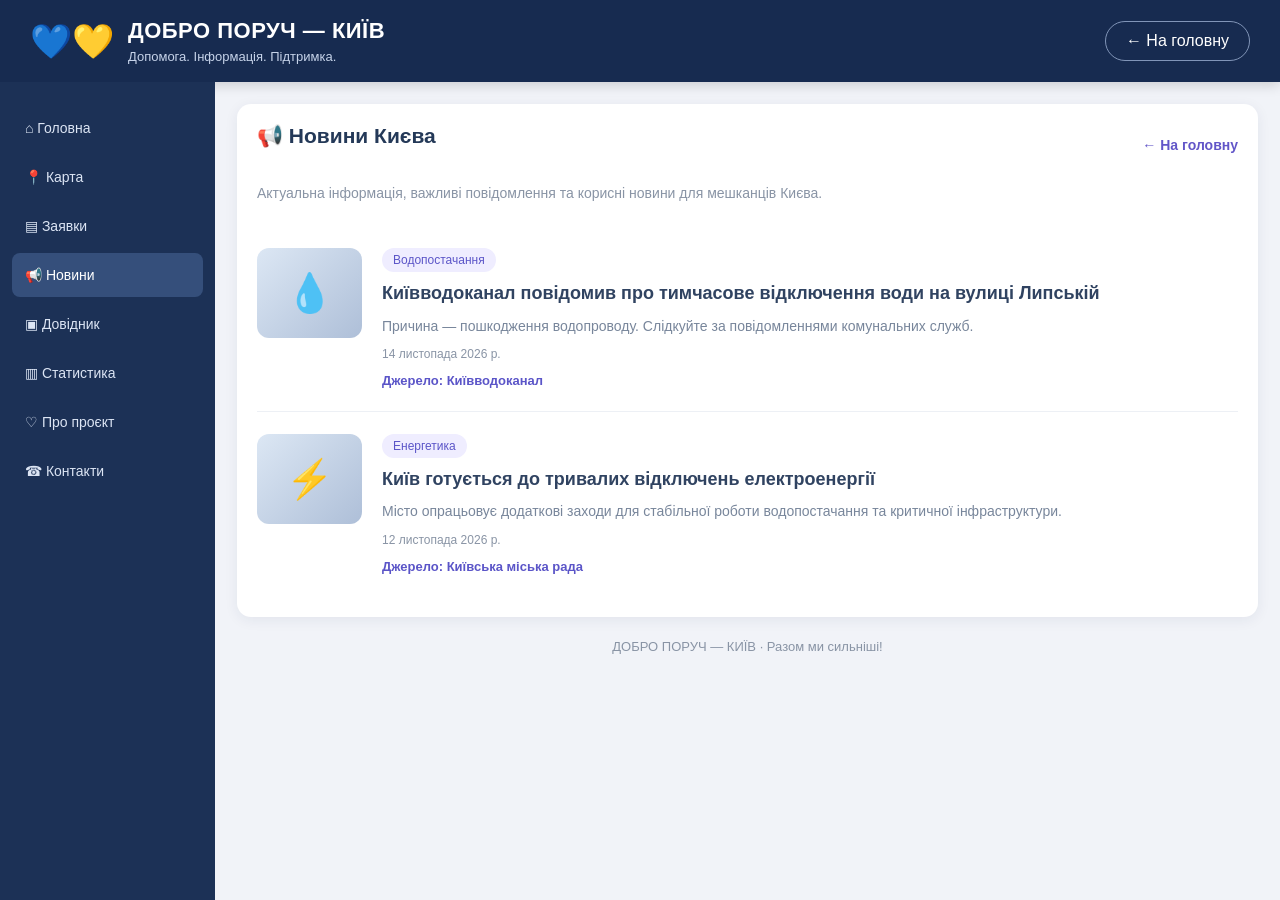
<file: news.html>
<!DOCTYPE html>
<html lang="uk">
<head>
    <meta charset="UTF-8">
    <meta name="viewport" content="width=device-width, initial-scale=1.0">
    <title>Новини Києва — ДОБРО ПОРУЧ</title>
    <link rel="stylesheet" href="css/style.css">
</head>
<body>

<header class="topbar">
    <div class="brand">
        <div class="brand-logo">💙💛</div>
        <div>
            <h1>ДОБРО ПОРУЧ — КИЇВ</h1>
            <p>Допомога. Інформація. Підтримка.</p>
        </div>
    </div>
    <a href="index.html" class="login-button">← На головну</a>
</header>

<div class="workspace">

    <aside class="sidebar">
        <nav class="side-menu">
            <a href="index.html">⌂ <span>Головна</span></a>
            <a href="index.html#map-section">📍 <span>Карта</span></a>
            <a href="#">▤ <span>Заявки</span></a>
            <a href="news.html" class="active">📢 <span>Новини</span></a>
            <a href="#">▣ <span>Довідник</span></a>
            <a href="#">▥ <span>Статистика</span></a>
            <a href="#">♡ <span>Про проєкт</span></a>
            <a href="#">☎ <span>Контакти</span></a>
        </nav>
    </aside>

    <main class="main-content">

        <section class="news-card" id="news-archive">
            <div class="section-heading">
                <h2>📢 Новини Києва</h2>
                <a href="index.html">← На головну</a>
            </div>

            <p class="archive-description">
                Актуальна інформація, важливі повідомлення та корисні новини для мешканців Києва.
            </p>

            <div id="all-news-list">
                <p>Завантаження новин...</p>
            </div>
        </section>

        <footer class="page-footer">
            ДОБРО ПОРУЧ — КИЇВ · Разом ми сильніші!
        </footer>

    </main>
</div>

<script src="js/news-archive.js"></script>

</body>
</html>
</file>
<file: css/style.css>
* {
    margin: 0;
    padding: 0;
    box-sizing: border-box;
}

html {
    scroll-behavior: smooth;
}

body {
    font-family: Arial, Helvetica, sans-serif;
    background: #f1f3f8;
    color: #26334a;
}

a {
    text-decoration: none;
}

/* ВЕРХНЯЯ ШАПКА */

.topbar {
    min-height: 82px;
    background: #172b50;
    color: white;
    display: flex;
    align-items: center;
    justify-content: space-between;
    padding: 12px 30px;
    box-shadow: 0 3px 12px rgba(0, 0, 0, 0.16);
}

.brand {
    display: flex;
    align-items: center;
    gap: 14px;
}

.brand-logo {
    font-size: 34px;
}

.brand h1 {
    font-size: 22px;
    letter-spacing: 0.5px;
    margin-bottom: 5px;
}

.brand p {
    color: #c6d3e9;
    font-size: 13px;
}

.login-link {
    color: white;
    border: 1px solid #8195b8;
    border-radius: 22px;
    padding: 10px 20px;
    transition: 0.2s;
}

.login-link:hover {
    background: #304b78;
}

/* ОСНОВНАЯ РАБОЧАЯ ОБЛАСТЬ */

.workspace {
    display: flex;
    min-height: calc(100vh - 82px);
}

/* ЛЕВОЕ МЕНЮ */

.sidebar {
    width: 215px;
    flex-shrink: 0;
    background: #1c3156;
    padding: 24px 12px;
}

.sidebar a {
    display: block;
    color: #dce5f4;
    padding: 14px 13px;
    margin-bottom: 5px;
    border-radius: 8px;
    font-size: 14px;
    transition: 0.2s;
}

.sidebar a:hover,
.sidebar a.active {
    background: #354f7b;
    color: white;
}

/* ЦЕНТРАЛЬНАЯ ЧАСТЬ */

.main-content {
    flex: 1;
    min-width: 0;
    padding: 22px;
}

/* ПАНОРАМА КИЕВА */

.hero {
    min-height: 245px;
    border-radius: 15px;
    overflow: hidden;
    position: relative;
    display: flex;
    align-items: center;
    background:
        linear-gradient(90deg, rgba(10, 26, 53, 0.30), rgba(10, 26, 53, 0.00)),
        url("../images/kyiv-dnipro.jpg")
        center 48% / cover no-repeat;
    box-shadow: 0 5px 18px rgba(24, 43, 75, 0.15);
}

.hero-overlay {
    padding: 32px 42px;
    color: white;
    max-width: 650px;
}

.hero-project {
    color: #dce7fa;
    font-size: 14px;
    letter-spacing: 1.5px;
    margin-bottom: 12px;
}

.hero h2 {
    font-size: 36px;
    margin-bottom: 12px;
}

.hero p {
    line-height: 1.5;
}

.hero-button {
    display: inline-block;
    margin-top: 22px;
    padding: 13px 24px;
    background: #f4c84b;
    color: #24334e;
    font-weight: bold;
    border-radius: 25px;
    transition: 0.2s;
}

.hero-button:hover {
    background: #ffdc70;
    transform: translateY(-2px);
}

/* КАРТА */

.map-card {
    background: white;
    border-radius: 14px;
    padding: 20px;
    margin-top: 22px;
    box-shadow: 0 3px 14px rgba(30, 48, 78, 0.07);
}

.section-heading {
    display: flex;
    align-items: center;
    justify-content: space-between;
    gap: 12px;
    margin-bottom: 16px;
}

.section-heading h2,
.news-card h2,
.opportunities-card h2 {
    font-size: 21px;
    color: #243958;
}

.section-heading a {
    color: #6256c8;
    font-weight: bold;
    font-size: 14px;
}

.map-container {
    position: relative;
    height: 310px;
    border-radius: 10px;
    overflow: hidden;
    background: #e2e8ef;
}

#map {
    width: 100%;
    height: 100%;
    z-index: 1;
}

.map-legend {
    position: absolute;
    z-index: 500;
    right: 12px;
    top: 12px;
    background: white;
    padding: 13px 16px;
    border-radius: 10px;
    box-shadow: 0 2px 10px rgba(0, 0, 0, 0.16);
    font-size: 13px;
    line-height: 2;
}

.map-legend h3 {
    margin-bottom: 5px;
    color: #263b5c;
}

.legend-item {
    display: flex;
    align-items: center;
    gap: 8px;
}

.legend-dot {
    width: 11px;
    height: 11px;
    border-radius: 50%;
    display: inline-block;
}

.pharmacy { background: #e64b55; }
.water { background: #3498db; }
.warming { background: #f39c36; }
.help { background: #36a66b; }

/* НОВОСТИ И ВОЗМОЖНОСТИ */

.bottom-grid {
    display: grid;
    grid-template-columns: 1.25fr 0.85fr;
    gap: 20px;
    margin-top: 22px;
}

.news-card,
.opportunities-card {
    background: white;
    border-radius: 14px;
    padding: 20px;
    box-shadow: 0 3px 14px rgba(30, 48, 78, 0.07);
}

.news-card h2,
.opportunities-card h2 {
    margin-bottom: 18px;
}

.news-item {
    display: flex;
    align-items: center;
    gap: 14px;
    padding: 12px 0;
    border-bottom: 1px solid #edf0f5;
}

.news-item:last-child {
    border-bottom: none;
}

.news-image {
    width: 85px;
    height: 68px;
    flex-shrink: 0;
    border-radius: 9px;
    display: flex;
    align-items: center;
    justify-content: center;
    font-size: 30px;
    background: linear-gradient(135deg, #dce7f4, #aebfd8);
}

.news-item h3 {
    font-size: 15px;
    color: #304361;
    margin-bottom: 6px;
}

.news-item p {
    font-size: 12px;
    color: #8994a5;
}

/* СПИСОК ВОЗМОЖНОСТЕЙ */

.opportunities-card ul {
    list-style: none;
    margin-bottom: 20px;
}

.opportunities-card li {
    padding: 11px 0;
    border-bottom: 1px solid #edf0f5;
    font-size: 14px;
    line-height: 1.4;
}

.opportunities-card li::before {
    content: "✓";
    color: #35a36d;
    font-weight: bold;
    margin-right: 10px;
}

.request-button {
    display: inline-block;
    background: #6256c8;
    color: white;
    padding: 12px 22px;
    border-radius: 24px;
    font-weight: bold;
    font-size: 14px;
    transition: 0.2s;
}

.request-button:hover {
    background: #4e42b0;
}

/* ЖЕНСКОЕ ПРОСТРАНСТВО */

.women-card {
    display: flex;
    align-items: center;
    gap: 18px;
    background: linear-gradient(110deg, #f0eaff, #faf7ff);
    border: 1px solid #e4dafa;
    border-radius: 14px;
    padding: 21px 25px;
    margin-top: 22px;
    box-shadow: 0 3px 14px rgba(70, 48, 110, 0.06);
}

.women-icon {
    font-size: 38px;
}

.women-info {
    flex: 1;
}

.women-info h2 {
    color: #51418e;
    font-size: 20px;
    margin-bottom: 6px;
}

.women-info p {
    color: #766b91;
    font-size: 14px;
}

.premium-label {
    background: #6955c5;
    color: white;
    padding: 9px 17px;
    border-radius: 22px;
    font-size: 12px;
    font-weight: bold;
    white-space: nowrap;
}

.women-arrow {
    color: #6955c5;
    font-size: 27px;
}

/* АДАПТАЦИЯ ДЛЯ ТЕЛЕФОНОВ И ПЛАНШЕТОВ */

@media (max-width: 950px) {
    .sidebar {
        width: 175px;
    }

    .bottom-grid {
        grid-template-columns: 1fr;
    }
}

@media (max-width: 650px) {
    .topbar {
        padding: 12px 15px;
    }

    .brand h1 {
        font-size: 16px;
    }

    .brand p {
        font-size: 11px;
    }

    .brand-logo {
        font-size: 26px;
    }

    .login-link {
        padding: 8px 12px;
        font-size: 13px;
    }

    .workspace {
        display: block;
    }

    .sidebar {
        width: 100%;
        display: flex;
        overflow-x: auto;
        padding: 8px;
        gap: 5px;
    }

    .sidebar a {
        white-space: nowrap;
        margin: 0;
        padding: 10px;
    }

    .main-content {
        padding: 12px;
    }

    .hero {
        min-height: 220px;
    }

    .hero-overlay {
        padding: 22px;
    }

    .hero h2 {
        font-size: 27px;
    }

    .map-card,
    .news-card,
    .opportunities-card {
        padding: 15px;
    }

    .map-container {
        height: 300px;
    }

    .map-legend {
        right: 7px;
        top: 7px;
        padding: 8px 10px;
        font-size: 11px;
    }

    .women-card {
        padding: 15px;
        gap: 10px;
    }

    .women-icon {
        font-size: 28px;
    }

    .women-info h2 {
        font-size: 17px;
    }

    .women-info p {
        font-size: 12px;
    }

    .premium-label {
        font-size: 10px;
        padding: 7px 10px;
    }
}

/* ДОПОЛНЕНИЕ: согласование стилей с HTML */

/* Кнопка входа */
.login-button {
    color: white;
    border: 1px solid #8195b8;
    border-radius: 22px;
    padding: 10px 20px;
    transition: 0.2s;
}

.login-button:hover {
    background: #304b78;
}

/* Контейнер интерактивной карты */
.map-wrapper {
    position: relative;
    height: 310px;
    border-radius: 10px;
    overflow: hidden;
    background: #e2e8ef;
}

/* Значки легенды карты */
.legend-icon {
    width: 22px;
    height: 22px;
    display: inline-flex;
    align-items: center;
    justify-content: center;
    border-radius: 50%;
    color: white;
    font-size: 13px;
    font-weight: bold;
    margin-right: 7px;
}

.legend-icon.red {
    background: #e64b55;
}

.legend-icon.blue {
    background: #3498db;
}

.legend-icon.orange {
    background: #f39c36;
}

.legend-icon.green {
    background: #36a66b;
}

/* Изображения новостей */
.news-picture {
    width: 85px;
    height: 68px;
    flex-shrink: 0;
    border-radius: 9px;
    display: flex;
    align-items: center;
    justify-content: center;
    font-size: 30px;
    background: linear-gradient(135deg, #dce7f4, #aebfd8);
}

.news-picture.electricity {
    background: linear-gradient(135deg, #fff0c9, #f5c86b);
}

.news-picture.water {
    background: linear-gradient(135deg, #d9efff, #83c6ed);
}

.news-text {
    flex: 1;
}

/* Женское пространство */
.women-text {
    flex: 1;
}

.women-text h2 {
    color: #51418e;
    font-size: 20px;
    margin-bottom: 6px;
}

.women-text p {
    color: #766b91;
    font-size: 14px;
}

/* Нижняя часть страницы */
.page-footer {
    text-align: center;
    padding: 22px 10px;
    color: #8994a5;
    font-size: 13px;
}


/* Кнопки управления категориями карты */
.category-toggle {
    display: flex;
    align-items: center;
    width: 100%;
    padding: 4px 0;
    border: none;
    background: transparent;
    color: #263b5c;
    font: inherit;
    line-height: 1.7;
    text-align: left;
    cursor: pointer;
}

.category-toggle:hover {
    color: #5b55c8;
}

.category-toggle[aria-pressed="false"] {
    opacity: 0.45;
}

.category-toggle:focus-visible {
    outline: 2px solid #5b55c8;
    outline-offset: 2px;
}

/* АРХИВ НОВОСТЕЙ */

.archive-description {
    color: #8994a5;
    font-size: 14px;
    line-height: 1.6;
    margin: 15px 0 22px;
}

.archive-news-item {
    display: flex;
    gap: 20px;
    padding: 22px 0;
    border-bottom: 1px solid #edf0f5;
}

.archive-news-item:last-child {
    border-bottom: none;
}

.archive-news-picture {
    width: 105px;
    min-width: 105px;
    height: 90px;
    display: flex;
    align-items: center;
    justify-content: center;
    border-radius: 12px;
    background: linear-gradient(135deg, #dce7f4, #aebfd8);
    font-size: 38px;
}

.archive-news-content {
    flex: 1;
    min-width: 0;
}

.archive-news-category {
    display: inline-block;
    color: #5b55c8;
    background: #efedff;
    padding: 5px 11px;
    border-radius: 15px;
    font-size: 12px;
    margin-bottom: 9px;
}

.archive-news-content h3 {
    color: #304361;
    font-size: 18px;
    line-height: 1.4;
    margin-bottom: 8px;
}

.archive-news-content p {
    color: #78869b;
    font-size: 14px;
    line-height: 1.6;
    margin-bottom: 10px;
}

.archive-news-content time {
    display: block;
    color: #8994a5;
    font-size: 12px;
    margin-bottom: 10px;
}

.news-source {
    display: inline-block;
    color: #5b55c8;
    font-size: 13px;
    font-weight: bold;
}

.news-source:hover {
    text-decoration: underline;
}

@media (max-width: 650px) {
    .archive-news-item {
        gap: 12px;
        padding: 17px 0;
    }

    .archive-news-picture {
        width: 68px;
        min-width: 68px;
        height: 68px;
        font-size: 28px;
    }

    .archive-news-content h3 {
        font-size: 15px;
    }

    .archive-news-content p {
        font-size: 13px;
    }
}
</file>
